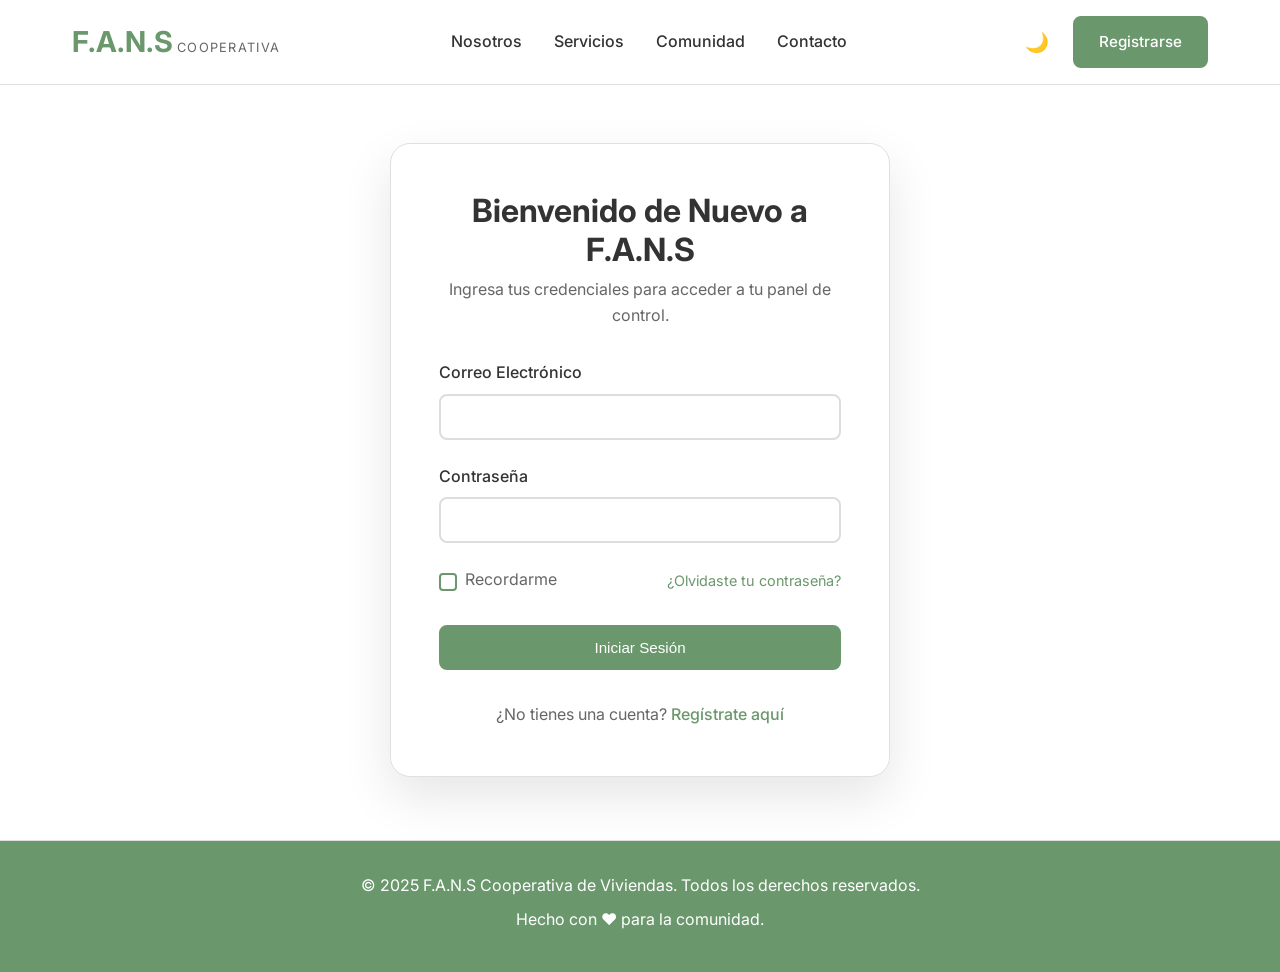
<file: frontend/backoffice.html>
<!DOCTYPE html>
<html lang="es">
<head>
  <meta charset="UTF-8" />
  <meta name="viewport" content="width=device-width, initial-scale=1.0"/>
  <title>Backoffice Admin - F.A.N.S Cooperativa</title>
  <link rel="stylesheet" href="assets/css/style.css"/>
  <link rel="stylesheet" href="assets/css/dark-mode.css"/>
  <link href="https://fonts.googleapis.com/css2?family=Inter:wght@300;400;500;600;700&display=swap" rel="stylesheet"/>
  <link rel="stylesheet" href="https://cdnjs.cloudflare.com/ajax/libs/font-awesome/6.0.0-beta3/css/all.min.css"/>

  <style>
    .backoffice-section{padding:2rem 0;margin-top:80px;min-height:calc(100vh - 140px);background-color:var(--background-color)}
    .backoffice-title{font-size:2rem;font-weight:700;margin:0 0 1rem;color:var(--primary-color)}
    .filters-bar{display:flex;gap:1rem;align-items:center;flex-wrap:wrap;margin-bottom:1rem}
    .user-list{list-style:none;padding:0;margin:0}
    .user-item{display:flex;justify-content:space-between;align-items:center;background:var(--section-bg-secondary);padding:1rem 1.2rem;margin:.6rem 0;border:1px solid var(--border-color);border-radius:10px}
    .user-details{display:flex;flex-direction:column;gap:.2rem}
    .user-name{font-weight:600}
    .muted{opacity:.8;font-style:italic}
    .btn-approve{background:var(--primary-color);color:#fff;border:0;border-radius:8px;padding:.5rem .9rem;cursor:pointer}
    .btn-secondary{background:transparent;border:1px solid var(--border-color);border-radius:8px;padding:.5rem .9rem}
  </style>
</head>
<body class="light-mode">
  <header class="header" id="header">
    <div class="container">
      <div class="nav-brand">
        <div class="logo">
          <a href="index.html" class="logo-link">
            <span class="logo-text">F.A.N.S</span>
            <span class="logo-subtitle">Admin</span>
          </a>
        </div>
      </div>
      <nav class="navigation">
        <ul class="nav-list">
          <li><a href="index.html" class="nav-link">Ir a la Web</a></li>
        </ul>
      </nav>
      <div class="header-actions">
        <button class="theme-toggle" id="themeToggle" aria-label="Cambiar tema"><span class="theme-icon">🌙</span></button>
      </div>
      <button class="mobile-menu-toggle" id="mobileMenuToggle"><span></span><span></span><span></span></button>
    </div>
  </header>

  <!-- Usuarios pendientes -->
  <section class="backoffice-section">
    <div class="container">
      <h2 class="backoffice-title">Aprobación de Usuarios Pendientes</h2>
      <p id="usersLoading" class="muted">Cargando usuarios pendientes...</p>
      <ul class="user-list" id="pendingUsersList"></ul>
    </div>
  </section>

  <!-- Comprobantes (con filtros + aprobar) -->
  <section class="backoffice-section">
    <div class="container">
      <div class="filters-bar">
        <h2 class="backoffice-title" style="margin-right:auto;">Comprobantes</h2>

        <label for="estadoFiltro">Estado</label>
        <select id="estadoFiltro">
          <option value="Todos" selected>Todos</option>
          <option value="Pendiente">Pendiente</option>
          <option value="Aprobado">Aprobado</option>
        </select>

        <label for="residenteFiltro">Residente (ID)</label>
        <input type="number" id="residenteFiltro" min="1" placeholder="Opcional" style="width:120px;"/>

        <button id="aplicarFiltros" class="btn btn-outline">Aplicar</button>
      </div>

      <ul class="user-list" id="receiptsList"></ul>
    </div>
  </section>

  <footer class="footer">
    <div class="container">
      <div class="footer-content">
        <p class="footer-text">© 2025 F.A.N.S Cooperativa de Viviendas. Todos los derechos reservados.</p>
        <p class="footer-text">Panel de Administración.</p>
      </div>
    </div>
  </footer>

  <script src="js/main.js"></script>
  <script src="js/dark-mode.js"></script>
  <script src="js/auth.js"></script>
  <script src="js/backoffice.js"></script>
</body>
</html>
</file>
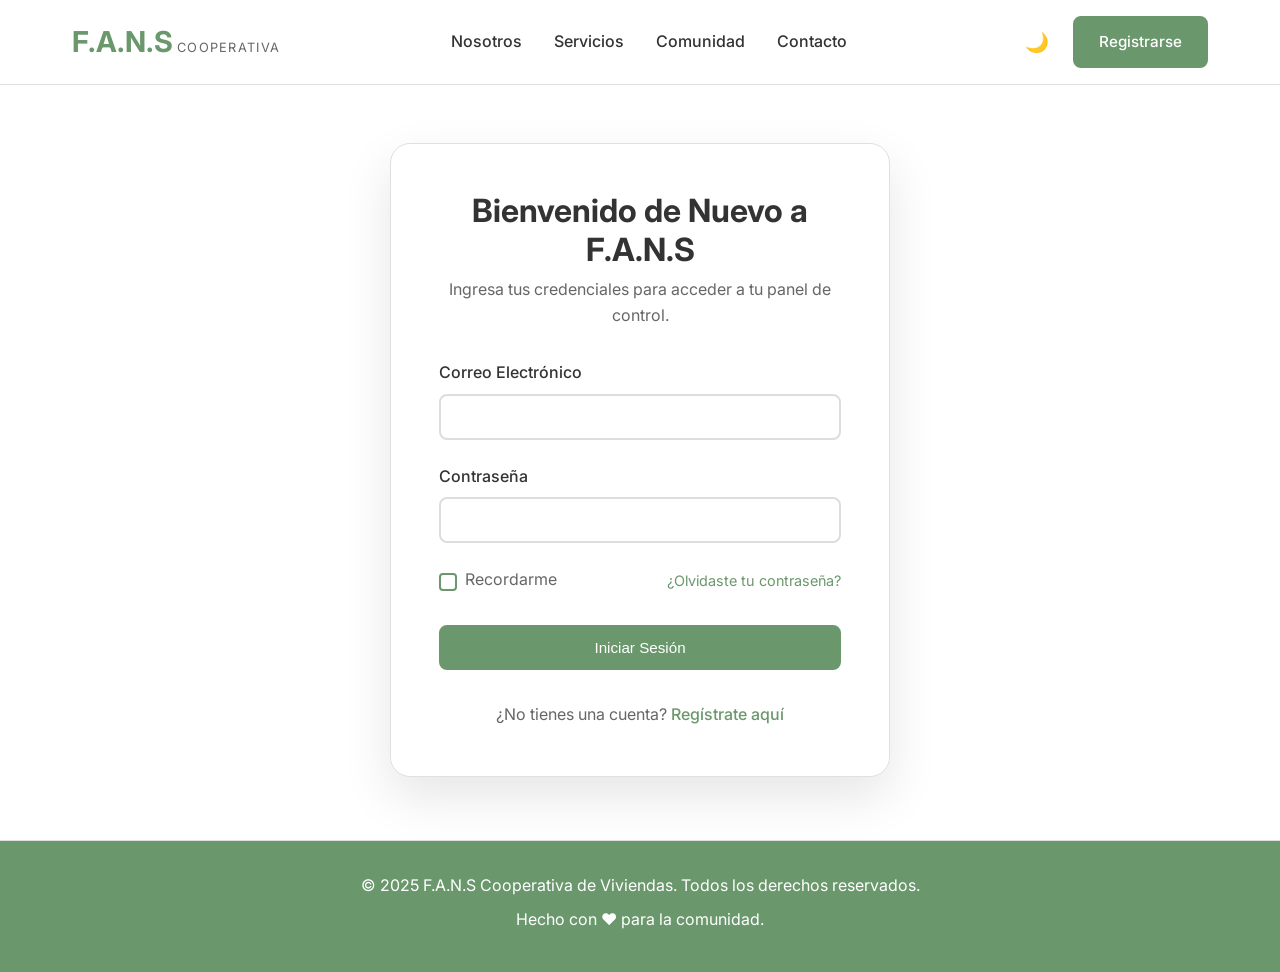
<file: frontend/dashboard.html>
<!DOCTYPE html>
<html lang="es">

<head>
    <meta charset="UTF-8">
    <meta name="viewport" content="width=device-width, initial-scale=1.0">
    <title>Panel de Usuario - F.A.N.S Cooperativa</title>
    <link rel="stylesheet" href="assets/css/style.css">
    <link rel="stylesheet" href="assets/css/dark-mode.css">
    <link href="https://fonts.googleapis.com/css2?family=Inter:wght@300;400;500;600;700&display=swap" rel="stylesheet">
</head>

<body class="light-mode">
    <header class="header" id="header">
        <div class="container">
            <div class="nav-brand">
                <div class="logo">
                    <a href="index.html" class="logo-link">
                        <span class="logo-text">F.A.N.S</span>
                        <span class="logo-subtitle">Cooperativa</span>
                    </a>
                </div>
            </div>
            <nav class="navigation">
                <ul class="nav-list">
                    <li><a href="index.html#nosotros" class="nav-link">Nosotros</a></li>
                    <li><a href="index.html#servicios" class="nav-link">Servicios</a></li>
                    <li><a href="index.html#comunidad" class="nav-link">Comunidad</a></li>
                    <li><a href="index.html#contacto" class="nav-link">Contacto</a></li>
                </ul>
            </nav>
            <div class="header-actions">
                <button class="theme-toggle" id="themeToggle" aria-label="Cambiar tema">
                    <span class="theme-icon">🌙</span>
                </button>
                <span class="user-welcome">Hola, <span id="userNameHeader">Usuario</span></span>
                <button class="btn btn-outline" id="logoutBtn">Cerrar Sesión</button>
            </div>
            <button class="mobile-menu-toggle" id="mobileMenuToggle">
                <span></span>
                <span></span>
                <span></span>
            </button>
        </div>
    </header>

    <section class="dashboard-section">
        <div class="container">
            <div class="dashboard-header">
                <h1 class="dashboard-title">Bienvenido, <span id="dashboardUserName">Usuario</span>!</h1>
                <p class="dashboard-subtitle">Gestiona tu cuenta y accede a todos los servicios de la cooperativa.</p>
            </div>

            <div class="dashboard-content">
                <div class="profile-card animate-on-scroll">
                    <h2 class="card-title">Tus Datos Personales</h2>
                    <div class="profile-info">
                        <div class="info-row">
                            <div class="info-item">
                                <span class="info-label">Nombre Completo:</span>
                                <span class="info-value" id="fullName"></span>
                            </div>
                            <div class="info-item">
                                <span class="info-label">Correo Electrónico:</span>
                                <span class="info-value" id="userEmail"></span>
                            </div>
                        </div>
                        <div class="info-row">
                            <div class="info-item">
                                <span class="info-label">Cédula:</span>
                                <span class="info-value" id="userCedula"></span>
                            </div>
                            <div class="info-item">
                                <span class="info-label">Teléfono:</span>
                                <span class="info-value" id="userTelefono"></span>
                            </div>
                        </div>
                        <div class="info-row">
                            <div class="info-item">
                                
                            </div>
                            <div class="info-item">
                                <span class="info-label">Estado de Cuenta:</span>
                                <span class="info-value" id="accountStatus"></span>
                            </div>
                        </div>
                    </div>
                    
                </div>

                <div class="quick-actions-card animate-on-scroll">
                    <h2 class="card-title">Acciones Rápidas</h2>
                    <div class="quick-actions-grid">
                        <div class="quick-action-item">
                            <div class="action-icon">💳</div>
                            <h3 class="action-title">Ver Mis Pagos</h3>
                            <p class="action-description">Consulta tu historial de pagos y próximos vencimientos.</p>
                            <button class="btn btn-primary btn-small">Acceder</button>
                        </div>
                        <div class="quick-action-item">
                            <div class="action-icon">🛠️</div>
                            <h3 class="action-title">Enviar Reclamo</h3>
                            <p class="action-description">Reporta incidencias o envía sugerencias a la administración.</p>
                            <button class="btn btn-primary btn-small">Acceder</button>
                        </div>
                        <div class="quick-action-item">
                            <div class="action-icon">📢</div>
                            <h3 class="action-title">Ver Comunicados</h3>
                            <p class="action-description">Mantente al día con las últimas noticias de la cooperativa.</p>
                            <button class="btn btn-primary btn-small">Acceder</button>
                        </div>
                    </div>
                </div>

                <div class="activity-card animate-on-scroll">
                    <h2 class="card-title">Actividad Reciente</h2>
                    <div class="activity-list">
                        <div class="activity-item">
                            <div class="activity-icon">💳</div>
                            <div class="activity-content">
                                <h4 class="activity-title">Pago Procesado</h4>
                                <p class="activity-description">Tu pago mensual de Enero 2025 fue procesado exitosamente.</p>
                                <span class="activity-date">Hace 2 días</span>
                            </div>
                        </div>
                        <div class="activity-item">
                            <div class="activity-icon">📢</div>
                            <div class="activity-content">
                                <h4 class="activity-title">Nuevo Comunicado</h4>
                                <p class="activity-description">Se publicó información sobre el mantenimiento del ascensor.</p>
                                <span class="activity-date">Hace 5 días</span>
                            </div>
                        </div>
                        <div class="activity-item">
                            <div class="activity-icon">🏛️</div>
                            <div class="activity-content">
                                <h4 class="activity-title">Reserva Confirmada</h4>
                                <p class="activity-description">Tu reserva del salón de eventos para el 20 de Enero fue confirmada.</p>
                                <span class="activity-date">Hace 1 semana</span>
                            </div>
                        </div>
                    </div>
                </div>
            </div>
        </div>
    </section>
        <!-- === Registro de Horas === -->
    <section class="section" id="horas">
        <div class="container">
            <h2 class="section-title">Registro de Horas</h2>
            <form id="formHoras" class="form">
                <div class="form-group">
                    <label for="horaFecha">Fecha</label>
                    <input type="date" id="horaFecha" required>
                </div>
                <div class="form-group">
                    <label for="horaCantidad">Cantidad (hs)</label>
                    <input type="number" step="0.5" min="0" id="horaCantidad" placeholder="5.0" required>
                </div>
                <div class="form-group">
                    <label for="horaDesc">Descripción</label>
                    <input type="text" id="horaDesc" placeholder="Ej: Jornada de limpieza">
                </div>
                <button type="submit" class="btn">Registrar</button>
            </form>
            <div id="listaHoras" class="card-list" style="margin-top:1rem;"></div>
        </div>
    </section>

    <!-- === Comprobantes de Pago === -->
    <section class="section" id="comprobantes">
        <div class="container">
            <h2 class="section-title">Comprobantes de Pago</h2>
            <form id="formComprobante" class="form" enctype="multipart/form-data">
                <div class="form-group">
                    <label for="compTipo">Tipo</label>
                    <input type="text" id="compTipo" placeholder="Recibo, Factura..." required>
                </div>
                <div class="form-group">
                    <label for="compFecha">Fecha</label>
                    <input type="date" id="compFecha" required>
                </div>
                <div class="form-group">
                    <label for="compMonto">Monto (opcional)</label>
                    <input type="number" step="0.01" id="compMonto">
                </div>
                <div class="form-group">
                    <label for="compArchivo">Archivo (PDF/JPG/PNG)</label>
                    <input type="file" id="compArchivo" accept=".pdf,.jpg,.jpeg,.png" required>
                </div>
                <button type="submit" class="btn">Subir comprobante</button>
            </form>
            <div id="listaComprobantes" class="card-list" style="margin-top:1rem;"></div>
        </div>
    </section>


    <footer class="footer">
        <div class="container">
            <div class="footer-content">
                <p class="footer-text">© 2025 F.A.N.S Cooperativa de Viviendas. Todos los derechos reservados.</p>
                <p class="footer-text">Hecho con ❤️ para la comunidad.</p>
            </div>
        </div>
    </footer>

    <script src="js/main.js"></script>
    <script src="js/dark-mode.js"></script>
    <script src="js/auth.js"></script>
    <script src="js/hours.js"></script>
    <script src="js/receipts.js"></script>
</body>

</html>
</file>
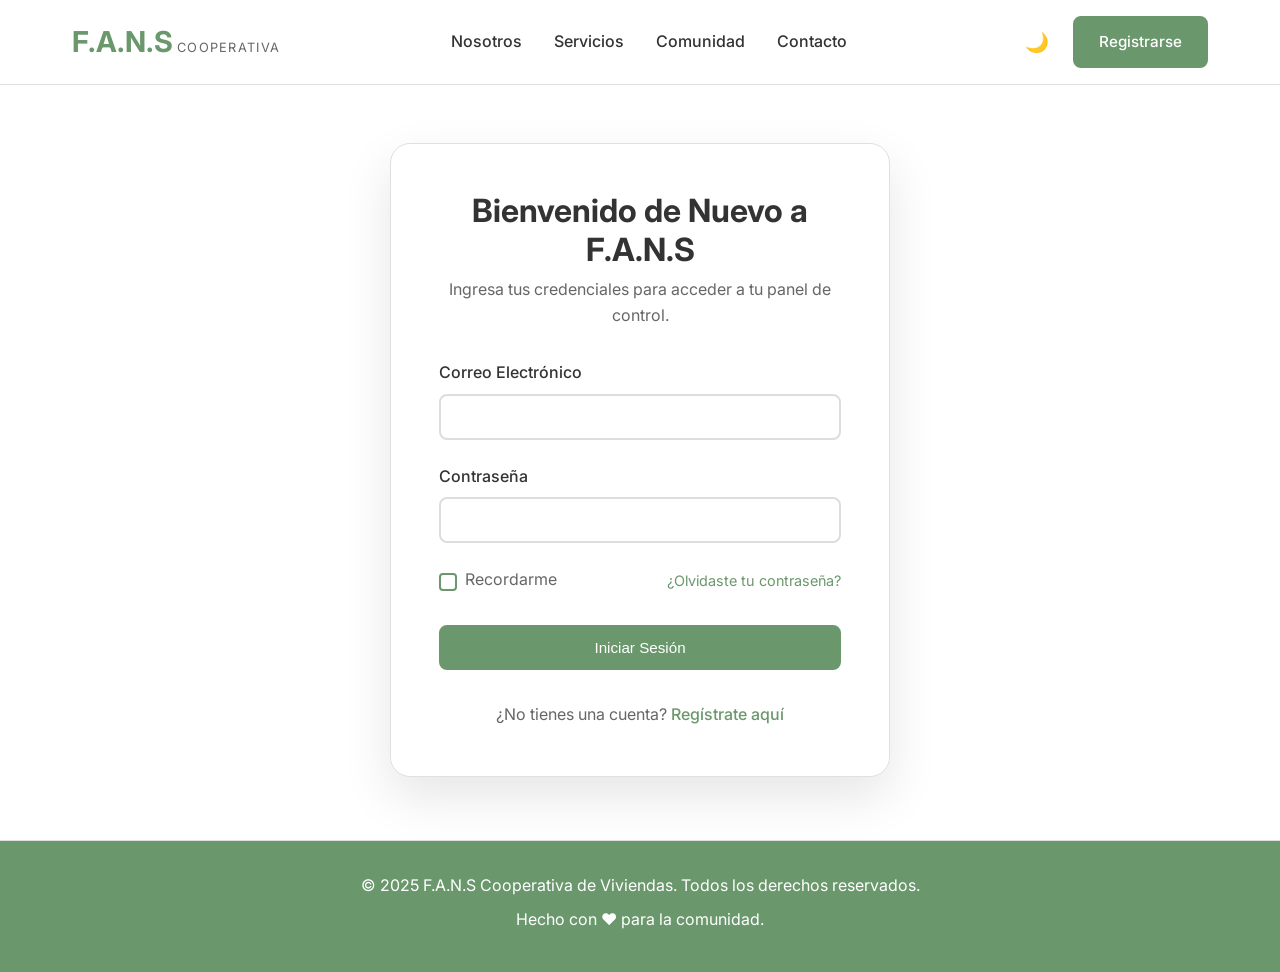
<file: frontend/login.html>
<!DOCTYPE html>
<html lang="es">

<head>
    <meta charset="UTF-8">
    <meta name="viewport" content="width=device-width, initial-scale=1.0">
    <title>Iniciar Sesión - F.A.N.S Cooperativa</title>
    <link rel="stylesheet" href="assets/css/style.css">
    <link rel="stylesheet" href="assets/css/dark-mode.css">
    <link href="https://fonts.googleapis.com/css2?family=Inter:wght@300;400;500;600;700&display=swap" rel="stylesheet">
</head>

<body class="light-mode">
    <header class="header" id="header">
        <div class="container">
            <div class="nav-brand">
                <div class="logo">
                    <a href="index.html" class="logo-link">
                        <span class="logo-text">F.A.N.S</span>
                        <span class="logo-subtitle">Cooperativa</span>
                    </a>
                </div>
            </div>
            <nav class="navigation">
                <ul class="nav-list">
                    <li><a href="index.html#nosotros" class="nav-link">Nosotros</a></li>
                    <li><a href="index.html#servicios" class="nav-link">Servicios</a></li>
                    <li><a href="index.html#comunidad" class="nav-link">Comunidad</a></li>
                    <li><a href="index.html#contacto" class="nav-link">Contacto</a></li>
                </ul>
            </nav>
            <div class="header-actions">
                <button class="theme-toggle" id="themeToggle" aria-label="Cambiar tema">
                    <span class="theme-icon">🌙</span>
                </button>
                <a href="register.html" class="btn btn-primary">Registrarse</a>
            </div>
            <button class="mobile-menu-toggle" id="mobileMenuToggle">
                <span></span>
                <span></span>
                <span></span>
            </button>
        </div>
    </header>

    <section class="auth-section">
        <div class="container">
            <div class="auth-container">
                <div class="auth-content">
                    <h1 class="auth-title">Bienvenido de Nuevo a F.A.N.S</h1>
                    <p class="auth-subtitle">Ingresa tus credenciales para acceder a tu panel de control.</p>
                    
                    <form class="auth-form" id="loginForm">
                        <div class="form-group">
                            <label for="loginEmail" class="form-label">Correo Electrónico</label>
                            <input type="email" id="loginEmail" name="correo" class="form-input" required>
                        </div>
                        
                        <div class="form-group">
                            <label for="loginPassword" class="form-label">Contraseña</label>
                            <input type="password" id="loginPassword" name="password" class="form-input" required>
                        </div>
                        
                        <div class="form-options">
                            <label class="checkbox-label">
                                <input type="checkbox" id="remember" name="remember">
                                <span class="checkmark"></span>
                                Recordarme
                            </label>
                            <a href="#" class="forgot-password">¿Olvidaste tu contraseña?</a>
                        </div>
                        
                        <button type="submit" class="btn btn-primary btn-full">Iniciar Sesión</button>
                        <p id="loginMessage" class="message"></p>
                    </form>
                    
                    <div class="auth-footer">
                        <p>¿No tienes una cuenta? <a href="register.html" class="auth-link">Regístrate aquí</a></p>
                    </div>
                </div>
            </div>
        </div>
    </section>

    <footer class="footer">
        <div class="container">
            <div class="footer-content">
                <p class="footer-text">© 2025 F.A.N.S Cooperativa de Viviendas. Todos los derechos reservados.</p>
                <p class="footer-text">Hecho con ❤️ para la comunidad.</p>
            </div>
        </div>
    </footer>

    <script src="js/main.js"></script>
    <script src="js/dark-mode.js"></script>
    <script src="js/auth.js"></script>
</body>

</html>
</file>
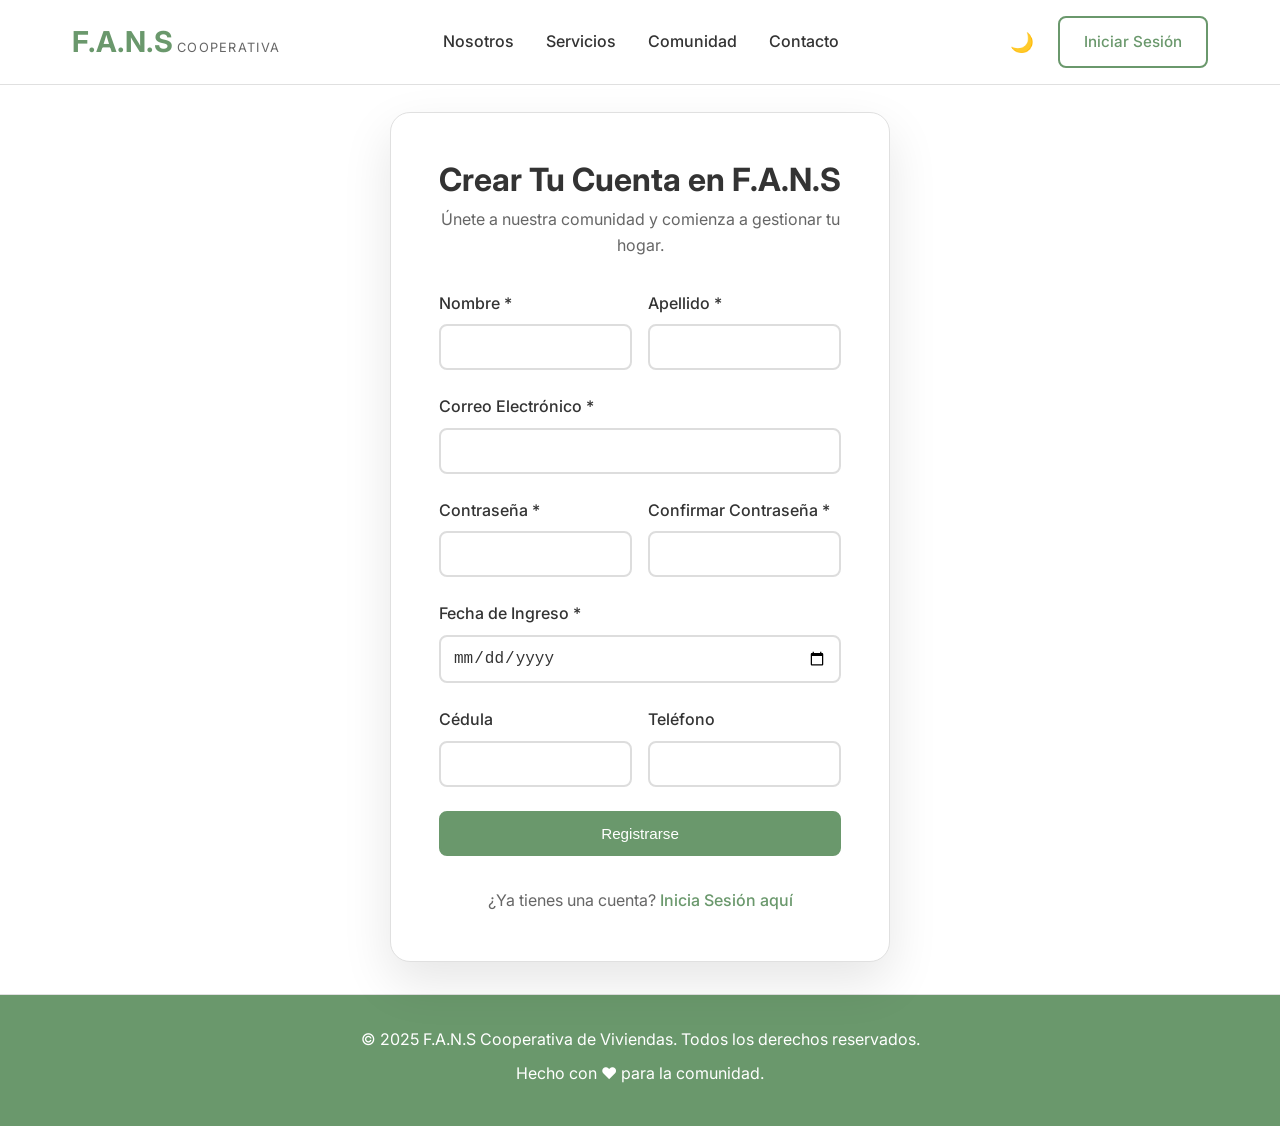
<file: frontend/register.html>
<!DOCTYPE html>
<html lang="es">

<head>
    <meta charset="UTF-8">
    <meta name="viewport" content="width=device-width, initial-scale=1.0">
    <title>Registro - F.A.N.S Cooperativa</title>
    <link rel="stylesheet" href="assets/css/style.css">
    <link rel="stylesheet" href="assets/css/dark-mode.css">
    <link href="https://fonts.googleapis.com/css2?family=Inter:wght@300;400;500;600;700&display=swap" rel="stylesheet">
</head>

<body class="light-mode">
    <header class="header" id="header">
        <div class="container">
            <div class="nav-brand">
                <div class="logo">
                    <a href="index.html" class="logo-link">
                        <span class="logo-text">F.A.N.S</span>
                        <span class="logo-subtitle">Cooperativa</span>
                    </a>
                </div>
            </div>
            <nav class="navigation">
                <ul class="nav-list">
                    <li><a href="index.html#nosotros" class="nav-link">Nosotros</a></li>
                    <li><a href="index.html#servicios" class="nav-link">Servicios</a></li>
                    <li><a href="index.html#comunidad" class="nav-link">Comunidad</a></li>
                    <li><a href="index.html#contacto" class="nav-link">Contacto</a></li>
                </ul>
            </nav>
            <div class="header-actions">
                <button class="theme-toggle" id="themeToggle" aria-label="Cambiar tema">
                    <span class="theme-icon">🌙</span>
                </button>
                <a href="login.html" class="btn btn-outline">Iniciar Sesión</a>
            </div>
            <button class="mobile-menu-toggle" id="mobileMenuToggle">
                <span></span>
                <span></span>
                <span></span>
            </button>
        </div>
    </header>

    <section class="auth-section">
        <div class="container">
            <div class="auth-container">
                <div class="auth-content">
                    <h1 class="auth-title">Crear Tu Cuenta en F.A.N.S</h1>
                    <p class="auth-subtitle">Únete a nuestra comunidad y comienza a gestionar tu hogar.</p>
                    
                    <form class="auth-form" id="registerForm">
                        <div class="form-row">
                            <div class="form-group">
                                <label for="nombre" class="form-label">Nombre *</label>
                                <input type="text" id="nombre" name="nombre" class="form-input" required>
                            </div>
                            <div class="form-group">
                                <label for="apellido" class="form-label">Apellido *</label>
                                <input type="text" id="apellido" name="apellido" class="form-input" required>
                            </div>
                        </div>
                        
                        <div class="form-group">
                            <label for="correo" class="form-label">Correo Electrónico *</label>
                            <input type="email" id="correo" name="correo" class="form-input" required>
                        </div>
                        
                        <div class="form-row">
                            <div class="form-group">
                                <label for="password" class="form-label">Contraseña *</label>
                                <input type="password" id="password" name="password" class="form-input" required>
                            </div>
                            <div class="form-group">
                                <label for="confirm_password" class="form-label">Confirmar Contraseña *</label>
                                <input type="password" id="confirm_password" name="confirm_password" class="form-input" required>
                            </div>
                        </div>
                        
                        <div class="form-group">
                            <label for="fecha_ingreso" class="form-label">Fecha de Ingreso *</label>
                            <input type="date" id="fecha_ingreso" name="fecha_ingreso" class="form-input" required>
                        </div>
                        
                        <div class="form-row">
                            <div class="form-group">
                                <label for="cedula" class="form-label">Cédula</label>
                                <input type="text" id="cedula" name="cedula" class="form-input">
                            </div>
                            <div class="form-group">
                                <label for="telefono" class="form-label">Teléfono</label>
                                <input type="tel" id="telefono" name="telefono" class="form-input">
                            </div>
                        </div>
                        
                        <button type="submit" class="btn btn-primary btn-full">Registrarse</button>
                        <p id="registerMessage" class="message"></p>
                    </form>
                    
                    <div class="auth-footer">
                        <p>¿Ya tienes una cuenta? <a href="login.html" class="auth-link">Inicia Sesión aquí</a></p>
                    </div>
                </div>
            </div>
        </div>
    </section>

    <footer class="footer">
        <div class="container">
            <div class="footer-content">
                <p class="footer-text">© 2025 F.A.N.S Cooperativa de Viviendas. Todos los derechos reservados.</p>
                <p class="footer-text">Hecho con ❤️ para la comunidad.</p>
            </div>
        </div>
    </footer>

    <script src="js/main.js"></script>
    <script src="js/dark-mode.js"></script>
    <script src="js/auth.js"></script>
</body>

</html>
</file>
<file: frontend/assets/css/style.css>
/* frontend/assets/css/style.css */

/* Reset and Base Styles */
* {
    margin: 0;
    padding: 0;
    box-sizing: border-box;
}

html {
    scroll-behavior: smooth;
}

body {
    font-family: 'Inter', -apple-system, BlinkMacSystemFont, 'Segoe UI', Roboto, sans-serif;
    line-height: 1.6;
    color: var(--text-color);
    background-color: var(--background-color);
    transition: background-color 0.4s ease, color 0.4s ease; /* Transición más suave */
    overflow-x: hidden; /* Evita scroll horizontal */
}

/* CSS Variables for Light Mode */
.light-mode {
    --primary-color: #6a986c; /* TU Verde Pasto: un tono ligeramente más oscuro y elegante */
    --secondary-color: #A3E7B2; /* TU Verde Claro: para acentos y elementos destacados */
    --white: #FFFFFF;
    --light-grey: #F8F8F8; /* Fondo sutil para secciones alternas */
    --dark-text: #333333; /* Texto principal oscuro */
    --medium-text: #666666; /* Texto secundario oscuro */
    --border-color: #E0E0E0; /* Bordes sutiles */
    --shadow-color: rgba(0, 0, 0, 0.1); /* Sombra estándar */
    --overlay-color: rgba(0, 0, 0, 0.6); /* Overlay para video hero */

    /* Header specific vars */
    --header-bg: rgba(255, 255, 255, 0.95);
    --header-shadow: 0 4px 12px rgba(0, 0, 0, 0.08);
    --header-bg-scrolled: rgba(255, 255, 255, 0.98); /* Fondo del header al scroll */
    --header-shadow-scrolled: 0 2px 20px rgba(0, 0, 0, 0.1); /* Sombra del header al scroll */

    /* Section backgrounds */
    --section-bg-primary: var(--white);
    --section-bg-secondary: var(--light-grey);

    /* Card and form backgrounds */
    --card-bg: var(--white);
    --card-shadow: 0 8px 20px rgba(0, 0, 0, 0.08);

    /* Input fields */
    --input-bg: var(--white);
    --input-border: #DDD;

    /* Footer */
    --footer-bg: var(--primary-color);
    --footer-text-color: var(--white);
    --social-link-color: var(--dark-text); /* Color de los enlaces sociales en light mode */
}


/* Container */
.container {
    max-width: 1200px;
    margin: 0 auto;
    padding: 0 2rem;
}

/* Typography */
h1, h2, h3, h4, h5, h6 {
    font-family: 'Inter', sans-serif;
    color: var(--primary-color); /* Títulos en verde pasto */
    line-height: 1.2;
    margin-bottom: 20px;
}

.hero-title {
    font-size: 4.5em; /* Grande y impactante */
    font-weight: 700;
    color: var(--white); /* Título hero siempre blanco */
    text-shadow: 0 3px 10px rgba(0, 0, 0, 0.5);
}

.hero-subtitle {
    font-size: 1.5em;
    font-weight: 400;
    color: var(--white); /* Subtítulo hero siempre blanco */
    text-shadow: 0 2px 8px rgba(0, 0, 0, 0.4);
    margin-bottom: 40px;
}

.section-title {
    font-size: 2.8em;
    font-weight: 700;
    text-align: center;
    position: relative;
    padding-bottom: 15px;
    margin-bottom: 40px;
    color: var(--dark-text); /* Títulos de sección en texto oscuro por defecto */
}

.section-title::after {
    content: '';
    display: block;
    width: 80px;
    height: 4px;
    background-color: var(--secondary-green); /* Línea bajo título en verde claro */
    margin: 15px auto 0;
    border-radius: 2px;
}

.section-text {
    font-size: 1.1em;
    margin-bottom: 1.5em;
    color: var(--medium-text); /* Texto de sección en gris medio */
    line-height: 1.8;
}

.text-center {
    text-align: center;
}

/* Buttons */
.btn {
    display: inline-block;
    padding: 0.75rem 1.5rem;
    border: none;
    border-radius: 8px;
    text-decoration: none;
    font-weight: 500;
    transition: all 0.3s ease;
    cursor: pointer;
    text-align: center;
    font-size: 0.95rem;
}

.btn-primary {
    background-color: var(--primary-color);
    color: var(--white);
    border: 2px solid var(--primary-color);
}

.btn-primary:hover {
    background-color: var(--secondary-color); /* Hover a verde claro */
    border-color: var(--secondary-color);
    transform: translateY(-2px);
    box-shadow: 0 8px 25px rgba(76, 175, 80, 0.3);
}

.btn-outline {
    background-color: transparent;
    color: var(--primary-color);
    border: 2px solid var(--primary-color);
}

.btn-outline:hover {
    background-color: var(--primary-color);
    color: var(--white);
    transform: translateY(-2px);
    box-shadow: 0 8px 25px rgba(76, 175, 80, 0.3);
}

.btn-large {
    padding: 1rem 2rem;
    font-size: 1.1rem;
}

.btn-full {
    width: 100%;
}

.btn-small {
    padding: 0.5rem 1rem;
    font-size: 0.9rem;
}

/* Header */
.header {
    position: fixed;
    top: 0;
    left: 0;
    right: 0;
    background: var(--header-bg);
    backdrop-filter: blur(10px);
    border-bottom: 1px solid var(--border-color);
    z-index: 1000;
    transition: all 0.3s ease;
    padding: 1rem 0;
}

.header.scrolled {
    padding: 0.5rem 0;
    background: var(--header-bg-scrolled);
    box-shadow: var(--header-shadow-scrolled);
}


.header .container {
    display: flex;
    justify-content: space-between;
    align-items: center;
}

.logo {
    display: flex;
    flex-direction: column;
    line-height: 1;
}

.logo-link {
    text-decoration: none;
    color: inherit;
}

.logo-text {
    font-size: 1.8rem;
    font-weight: 700;
    color: var(--primary-color);
}

.logo-subtitle {
    font-size: 0.8rem;
    color: var(--medium-text);
    text-transform: uppercase;
    letter-spacing: 0.1em;
}

.navigation {
    display: flex;
    align-items: center;
}

.nav-list {
    display: flex;
    list-style: none;
    gap: 2rem;
    margin: 0;
}

.nav-link {
    text-decoration: none;
    color: var(--dark-text);
    font-weight: 500;
    transition: color 0.3s ease;
    position: relative;
}

.nav-link:hover {
    color: var(--primary-color);
}

.nav-link::after {
    content: '';
    position: absolute;
    bottom: -5px;
    left: 0;
    width: 0;
    height: 2px;
    background-color: var(--primary-color);
    transition: width 0.3s ease;
}

.nav-link:hover::after {
    width: 100%;
}

.header-actions {
    display: flex;
    align-items: center;
    gap: 1rem;
}

.theme-toggle {
    background: none;
    border: none;
    font-size: 1.2rem;
    cursor: pointer;
    padding: 0.5rem;
    border-radius: 50%;
    transition: background-color 0.3s ease;
    color: var(--dark-text); /* Color del icono */
}

.theme-toggle:hover {
    background-color: var(--border-color);
}

.mobile-menu-toggle {
    display: none; /* Hidden by default, shown in mobile */
    flex-direction: column;
    background: none;
    border: none;
    cursor: pointer;
    gap: 4px;
    z-index: 1001;
}

.mobile-menu-toggle span {
    display: block;
    width: 25px;
    height: 3px;
    background-color: var(--dark-text);
    margin-bottom: 5px;
    transition: all 0.3s ease;
}

.mobile-menu-toggle span:last-child {
    margin-bottom: 0;
}


/* Hero Section */
.hero {
    position: relative;
    height: 100vh;
    display: flex;
    align-items: center;
    justify-content: center;
    text-align: center;
    overflow: hidden;
    padding-top: 80px; /* Adjust for fixed header */
}

.hero-video {
    position: absolute;
    top: 0;
    left: 0;
    width: 100%;
    height: 100%;
    z-index: -2;
}

.hero-video video {
    width: 100%;
    height: 100%;
    object-fit: cover;
    filter: brightness(0.8); /* Slightly darker video */
}

.hero-overlay {
    position: absolute;
    top: 0;
    left: 0;
    width: 100%;
    height: 100%;
    background: var(--overlay-color);
    z-index: -1;
}

.hero-content {
    position: relative;
    z-index: 1;
    max-width: 900px;
    padding: 0 20px;
}


/* Sections */
.section {
    padding: 6rem 0;
    background-color: var(--section-bg-primary);
    transition: background-color 0.4s ease, color 0.4s ease;
}

.section-alt {
    background-color: var(--section-bg-secondary);
}

.section-content {
    display: grid;
    grid-template-columns: 1fr 1fr;
    gap: 4rem;
    align-items: center;
    margin-top: 60px; /* Separación del título si no es hero */
}

.section-content.reverse {
    flex-direction: row-reverse;
}



.text-content {
    flex: 1;
    text-align: left;
}

.image-content {
    flex: 1;
    display: flex;
    justify-content: center;
    align-items: center;
}

.section-image {
    max-width: 100%;
    height: 400px; /* Altura fija para consistencia */
    object-fit: cover;
    border-radius: 15px;
    box-shadow: 0 20px 40px var(--shadow-color);
}

/* Services Grid */
.services-grid {
    display: grid;
    grid-template-columns: repeat(auto-fit, minmax(320px, 1fr));
    gap: 2rem;
    margin-top: 3rem;
}

.service-card {
    background: var(--card-bg);
    padding: 2rem;
    border-radius: 15px;
    box-shadow: 0 10px 30px var(--shadow-color);
    transition: all 0.3s ease;
    border: 1px solid var(--border-color);
}

.service-card:hover {
    transform: translateY(-10px);
    box-shadow: 0 20px 50px var(--shadow-color);
    border-color: var(--primary-color);
}

.service-icon {
    font-size: 3rem;
    margin-bottom: 1rem;
    color: var(--primary-color);
}

.service-title {
    font-size: 1.3rem;
    font-weight: 600;
    margin-bottom: 1rem;
    color: var(--dark-text);
}

.service-description {
    color: var(--medium-text);
    line-height: 1.6;
}

/* Contact Section */
.contact-content {
    display: grid;
    grid-template-columns: 1fr 1fr;
    gap: 4rem;
    margin-top: 3rem;
}


.contact-item {
    display: flex;
    align-items: flex-start;
    gap: 1rem;
    margin-bottom: 2rem;
}

.contact-icon {
    font-size: 1.5rem;
    margin-top: 0.25rem;
    color: var(--primary-color);
}

.contact-details h3 {
    font-size: 1.1rem;
    font-weight: 600;
    margin-bottom: 0.5rem;
    color: var(--dark-text);
}

.contact-details p {
    color: var(--medium-text);
}

.social-links {
    display: flex;
    gap: 1rem;
}

.social-link {
    color: var(--primary-color);
    text-decoration: none;
    font-weight: 500;
    transition: color 0.3s ease;
}

.social-link:hover {
    color: var(--secondary-green);
}

/* Forms (General) */
.form {
    background: var(--card-bg);
    padding: 2rem;
    border-radius: 15px;
    box-shadow: 0 10px 30px var(--shadow-color);
    border: 1px solid var(--border-color);
}

.form-group {
    margin-bottom: 1.5rem;
}

.form-row {
    display: grid;
    grid-template-columns: 1fr 1fr;
    gap: 1rem;
}

.form-label {
    display: block;
    margin-bottom: 0.5rem;
    font-weight: 500;
    color: var(--dark-text);
}

.form-input,
.form-textarea {
    width: 100%;
    padding: 0.75rem;
    border: 2px solid var(--input-border);
    border-radius: 8px;
    font-size: 1rem;
    transition: border-color 0.3s ease;
    background-color: var(--input-bg);
    color: var(--dark-text);
}

.form-input:focus,
.form-textarea:focus {
    outline: none;
    border-color: var(--primary-color);
    box-shadow: 0 0 0 3px rgba(76, 175, 80, 0.2);
}

/* Auth Pages (Login/Register) */
.auth-section {
    min-height: calc(100vh - 140px); /* Ajustado para footer */
    display: flex;
    align-items: center;
    padding: 2rem 0;
    margin-top: 80px; /* Para el header fijo */
}

.auth-container {
    max-width: 500px;
    margin: 0 auto;
}

.auth-content {
    background: var(--card-bg);
    padding: 3rem;
    border-radius: 20px;
    box-shadow: 0 20px 50px var(--shadow-color);
    border: 1px solid var(--border-color);
}

.auth-title {
    font-size: 2rem;
    font-weight: 700;
    text-align: center;
    margin-bottom: 0.5rem;
    color: var(--dark-text);
}

.auth-subtitle {
    text-align: center;
    color: var(--medium-text);
    margin-bottom: 2rem;
}

.auth-form {
    margin-bottom: 2rem;
}

.form-options {
    display: flex;
    justify-content: space-between;
    align-items: center;
    margin-bottom: 2rem;
}

.checkbox-label {
    display: flex;
    align-items: center;
    cursor: pointer;
    color: var(--medium-text);
}

.checkbox-label input[type="checkbox"] {
    margin-right: 0.5rem;
    /* Estilos personalizados para checkbox */
    -webkit-appearance: none;
    -moz-appearance: none;
    appearance: none;
    width: 18px;
    height: 18px;
    border: 2px solid var(--primary-color);
    border-radius: 4px;
    background-color: var(--input-bg);
    transition: all 0.2s ease;
    position: relative;
    top: 2px;
}

.checkbox-label input[type="checkbox"]:checked {
    background-color: var(--primary-color);
    border-color: var(--primary-color);
}

.checkbox-label input[type="checkbox"]:checked::after {
    content: '✔';
    position: absolute;
    top: 50%;
    left: 50%;
    transform: translate(-50%, -50%);
    color: var(--white);
    font-size: 12px;
}

.forgot-password {
    color: var(--primary-color);
    text-decoration: none;
    font-size: 0.9rem;
}

.forgot-password:hover {
    text-decoration: underline;
}

.auth-footer {
    text-align: center;
    color: var(--medium-text);
    margin-top: 1.5rem;
}

.auth-link {
    color: var(--primary-color);
    text-decoration: none;
    font-weight: 500;
}

.auth-link:hover {
    text-decoration: underline;
}

/* Dashboard */
.dashboard-section {
    padding: 2rem 0;
    margin-top: 80px; /* Para el header fijo */
    min-height: calc(100vh - 140px); /* Ajustado para footer */
    background-color: var(--section-bg-primary);
}

.dashboard-header {
    text-align: center;
    margin-bottom: 3rem;
}

.dashboard-title {
    font-size: 2.5rem;
    font-weight: 700;
    margin-bottom: 0.5rem;
    color: var(--primary-color);
}

.dashboard-subtitle {
    color: var(--medium-text);
    font-size: 1.1rem;
}

.dashboard-content {
    display: grid;
    grid-template-columns: repeat(auto-fit, minmax(300px, 1fr)); /* Responsive grid */
    gap: 2rem;
}

.profile-card,
.quick-actions-card,
.activity-card {
    background: var(--card-bg);
    padding: 2rem;
    border-radius: 15px;
    box-shadow: 0 10px 30px var(--shadow-color);
    border: 1px solid var(--border-color);
}

.card-title {
    font-size: 1.5rem;
    font-weight: 600;
    margin-bottom: 1.5rem;
    color: var(--primary-color);
}

.profile-info {
    margin-bottom: 2rem;
}

.info-row {
    display: grid;
    grid-template-columns: 1fr 1fr;
    gap: 2rem;
    margin-bottom: 1.5rem;
}

.info-item {
    display: flex;
    flex-direction: column;
    gap: 0.25rem;
}

.info-label {
    font-weight: 500;
    color: var(--medium-text);
    font-size: 0.9rem;
}

.info-value {
    color: var(--dark-text);
    font-weight: 500;
}

.status-approved {
    color: var(--primary-color);
    background-color: rgba(76, 175, 80, 0.1);
    padding: 0.25rem 0.75rem;
    border-radius: 20px;
    font-size: 0.85rem;
    width: fit-content;
}

.quick-actions-grid {
    display: grid;
    grid-template-columns: repeat(auto-fit, minmax(200px, 1fr)); /* Ajustado para items más pequeños */
    gap: 1.5rem;
}

.quick-action-item {
    text-align: center;
    padding: 1.5rem;
    border: 1px solid var(--border-color);
    border-radius: 10px;
    transition: all 0.3s ease;
    background-color: var(--input-bg); /* Use input-bg for inner cards */
}

.quick-action-item:hover {
    transform: translateY(-5px);
    box-shadow: 0 10px 25px var(--shadow-color);
    border-color: var(--primary-color);
}

.action-icon {
    font-size: 2rem;
    margin-bottom: 1rem;
    color: var(--primary-color);
}

.action-title {
    font-size: 1.1rem;
    font-weight: 600;
    margin-bottom: 0.5rem;
    color: var(--dark-text);
}

.action-description {
    color: var(--medium-text);
    font-size: 0.9rem;
    margin-bottom: 1rem;
}

.activity-list {
    display: flex;
    flex-direction: column;
    gap: 1rem;
}

.activity-item {
    display: flex;
    align-items: flex-start;
    gap: 1rem;
    padding: 1rem;
    border: 1px solid var(--border-color);
    border-radius: 10px;
    background-color: var(--input-bg); /* Use input-bg for inner cards */
}

.activity-icon {
    font-size: 1.5rem;
    margin-top: 0.25rem;
    color: var(--primary-color);
}

.activity-content {
    flex: 1;
}

.activity-title {
    font-size: 1rem;
    font-weight: 600;
    margin-bottom: 0.25rem;
    color: var(--dark-text);
}

.activity-description {
    color: var(--medium-text);
    font-size: 0.9rem;
    margin-bottom: 0.25rem;
}

.activity-date {
    color: var(--medium-text);
    font-size: 0.8rem;
}

.user-welcome {
    color: var(--dark-text);
    font-weight: 500;
}

/* Footer */
.footer {
    background-color: var(--footer-bg);
    color: var(--footer-text-color);
    padding: 2rem 0;
    border-top: 1px solid var(--border-color); /* Added border for clarity */
}

.footer-content {
    text-align: center;
}

.footer-text {
    color: var(--footer-text-color); /* Adjusted to variable */
    margin-bottom: 0.5rem;
}

/* Animations */
@keyframes fadeInUp {
    from {
        opacity: 0;
        transform: translateY(30px);
    }
    to {
        opacity: 1;
        transform: translateY(0);
    }
}

.animate-on-scroll {
    opacity: 0;
    transform: translateY(30px);
    transition: all 0.8s ease;
}

.animate-on-scroll.is-visible { /* Cambiado de 'animated' a 'is-visible' para consistencia con mi JS */
    opacity: 1;
    transform: translateY(0);
}

/* Notificaciones (ajustado para usar las variables) */
.notification {
    position: fixed;
    top: 100px;
    right: 2rem;
    padding: 1rem 1.5rem;
    border-radius: 8px;
    color: var(--white);
    font-weight: 500;
    z-index: 10000;
    transform: translateX(100%);
    transition: transform 0.3s ease;
    max-width: 300px;
    box-shadow: 0 10px 30px rgba(0, 0, 0, 0.2);
}

.notification-success {
    background-color: var(--primary-color); /* Verde de F.A.N.S */
}

.notification-error {
    background-color: #f44336; /* Rojo de error estándar */
}

.notification-info {
    background-color: #2196F3; /* Azul de info estándar */
}

.notification.show {
    transform: translateX(0);
}


/* Responsive Design */
@media (max-width: 1024px) {
    .container {
        padding: 0 1.5rem;
    }
    
    .hero-title {
        font-size: 3.5em;
    }
    
    .section-content {
        grid-template-columns: 1fr;
        gap: 2rem;
    }
    
    .section-content.reverse {
        flex-direction: column; /* Asegura columna en móviles para ambos */
    }
    
    .section-image {
        max-width: 80%;
    }
    
    .contact-content {
        grid-template-columns: 1fr;
        gap: 2rem;
    }
    
    .services-grid {
        grid-template-columns: repeat(auto-fit, minmax(300px, 1fr));
    }

    .dashboard-content {
        grid-template-columns: 1fr; /* Columna única en tablets */
    }
}

@media (max-width: 768px) {
    .navigation {
        display: none; /* Ocultar nav de escritorio */
        position: fixed; /* Ocultar/mostrar con JS para menú móvil */
        top: 80px; /* Debajo del header */
        left: 0;
        right: 0;
        background: var(--header-bg); /* Fondo del menú móvil */
        border-top: 1px solid var(--border-color);
        box-shadow: 0 5px 15px var(--shadow-color);
        transform: translateY(-100%);
        opacity: 0;
        visibility: hidden;
        transition: all 0.3s ease;
    }
    
    .navigation.active {
        transform: translateY(0);
        opacity: 1;
        visibility: visible;
    }
    
    .nav-list {
        flex-direction: column;
        padding: 1.5rem 0;
        gap: 1rem;
        text-align: center;
    }
    
    .mobile-menu-toggle {
        display: flex; /* Mostrar icono de hamburguesa */
    }

    .mobile-menu-toggle.active span:nth-child(1) {
        transform: rotate(45deg) translate(5px, 5px);
    }
    
    .mobile-menu-toggle.active span:nth-child(2) {
        opacity: 0;
    }
    
    .mobile-menu-toggle.active span:nth-child(3) {
        transform: rotate(-45deg) translate(7px, -6px);
    }
    
    .header-actions {
        gap: 0.5rem;
    }
    
    .hero-title {
        font-size: 2.5em;
    }
    
    .hero-subtitle {
        font-size: 1.1em;
    }
    
    .section {
        padding: 4rem 0;
    }
    
    .section-title {
        font-size: 2rem;
    }
    
    .services-grid {
        grid-template-columns: 1fr; /* Una columna */
    }
    
    .form-row {
        grid-template-columns: 1fr;
    }
    
    .info-row {
        grid-template-columns: 1fr;
        gap: 1rem;
    }
    
    .quick-actions-grid {
        grid-template-columns: 1fr;
    }
    
    .auth-content {
        padding: 2rem;
    }
    
    .container {
        padding: 0 1rem;
    }
}

@media (max-width: 480px) {
    .hero-title {
        font-size: 2rem;
    }
    
    .section-title {
        font-size: 1.75rem;
    }
    
    .btn {
        padding: 0.75rem 1rem;
        font-size: 0.9rem;
    }
    
    .btn-outline, .btn-primary {
        flex: 1; /* Ocupan todo el ancho disponible */
    }
    .header-actions {
        flex-wrap: wrap; /* Envuelve los botones si no caben */
        gap: 10px;
    }

    .auth-section {
        margin-top: 100px; /* Más espacio si el header se envuelve */
    }

    .auth-content {
        padding: 1.5rem;
    }
    
    .profile-card,
    .quick-actions-card,
    .activity-card {
        padding: 1.5rem;
    }
}

/* ====== PATCH (responsive header/menu + z-index + compact header actions) ====== */
.header .container { flex-wrap: nowrap; gap: 0.75rem; }

.mobile-menu-toggle { color: currentColor; margin-left: .5rem; }
.mobile-menu-toggle span { background-color: currentColor; }

@media (max-width: 768px) {
  .navigation {
    z-index: 1002;
  }
  .navigation.active { display: block; }
  .header-actions { gap: .5rem; }
  .header-actions .btn { padding: .5rem .8rem; min-height: 40px; }
}

@media (min-width: 769px) {
  .navigation { position: static; transform: none; opacity: 1; visibility: visible; display: flex; }
  .mobile-menu-toggle { display: none; }
}

/* ====== PATCH (table helpers) ====== */
.table-wrap { width: 100%; overflow-x: auto; border: 1px solid var(--border-color, #e5e7eb); border-radius: 12px; }
.table-stacked table { min-width: 640px; }
@media (max-width: 480px) {
  .table-stacked table { min-width: 0; border: 0; }
  .table-stacked thead { display: none; }
  .table-stacked tr { display: grid; border-bottom: 1px solid var(--border-color, #e5e7eb); padding: .5rem .75rem; }
  .table-stacked td { border: 0; padding: .35rem 0; }
  .table-stacked td::before { content: attr(data-label); font-weight: 700; margin-right: .5rem; color: var(--medium-text, #6b7280); min-width: 120px; display: inline-block; }
}
</file>
<file: frontend/assets/css/dark-mode.css>
/* frontend/assets/css/dark-mode.css */

/* CSS Variables for Dark Mode (overrides light-mode vars) */
body.dark-mode {
    --primary-color: #A3E7B2; /* Verde Claro como primario en Dark Mode para mejor contraste */
    --secondary-color: #4CAF50; /* Verde Pasto como acento */
    --white: #FFFFFF;
    --background-color: #1A1A1A; /* Fondo muy oscuro */
    --surface-color: #2C2C2C; /* Superficies (cards, forms) */
    --text-color: #E0E0E0; /* Texto principal claro */
    --medium-text: #B0B0B0; /* Texto secundario más claro */
    --border-color: #404040;
    --shadow-color: rgba(0, 0, 0, 0.4);
    --overlay-color: rgba(0, 0, 0, 0.75); /* Más oscuro para contraste con video */
    --header-bg: rgba(26, 26, 26, 0.95);
    --header-shadow: 0 4px 12px rgba(0, 0, 0, 0.4);
    --header-bg-scrolled: rgba(26, 26, 26, 0.98); /* Oscurecer header al scroll en dark mode */
    --header-shadow-scrolled: 0 2px 20px rgba(0, 0, 0, 0.6);
    --section-bg-primary: var(--background-color);
    --section-bg-secondary: var(--surface-color);
    --card-bg: var(--surface-color);
    --card-shadow: 0 8px 20px rgba(0, 0, 0, 0.4);
    --input-bg: #444444;
    --input-border: #666666;
    --footer-bg: var(--secondary-color); /* Usar verde claro para el footer en modo oscuro */
    --footer-text-color: var(--dark-text); /* Texto oscuro sobre el verde claro del footer */
    --social-link-color: var(--dark-text); /* Color del texto de enlaces sociales en modo oscuro */
}

body.dark-mode {
    color: var(--text-color);
}

/* Header specific dark mode styles */
body.dark-mode .logo-text,
body.dark-mode .nav-link,
body.dark-mode .btn-outline,
body.dark-mode .theme-toggle,
body.dark-mode .mobile-menu-toggle span,
body.dark-mode .hero-title,
body.dark-mode .hero-subtitle,
body.dark-mode .section-title,
body.dark-mode .service-title,
body.dark-mode .contact-details h3,
body.dark-mode .auth-title,
body.dark-mode .dashboard-title,
body.dark-mode .card-title,
body.dark-mode .action-title,
body.dark-mode .activity-title,
body.dark-mode .info-value,
body.dark-mode .user-welcome {
    color: var(--text-color); /* Generalmente el texto claro */
}

body.dark-mode .logo-subtitle,
body.dark-mode .nav-link:hover, /* Cambiado para que el hover se vea bien en dark mode */
body.dark-mode .btn-outline:hover,
body.dark-mode .btn-primary,
body.dark-mode .service-icon,
body.dark-mode .contact-icon,
body.dark-mode .social-link,
body.dark-mode .profile-card .card-title, /* Titles inside cards */
body.dark-mode .quick-action-item .action-icon,
body.dark-mode .activity-item .activity-icon {
    color: var(--primary-color); /* Verde claro para acentos y elementos interactivos */
}

body.dark-mode .nav-link::after {
    background-color: var(--primary-color); /* Subrayado verde claro */
}

body.dark-mode .btn-outline {
    border-color: var(--primary-color);
    color: var(--primary-color);
}

body.dark-mode .btn-outline:hover {
    background-color: var(--primary-color);
    color: var(--background-color); /* El color de fondo oscuro de body.dark-mode */
    border-color: var(--primary-color);
}

body.dark-mode .btn-primary {
    background-color: var(--primary-color);
    border-color: var(--primary-color);
    color: var(--background-color); /* El color de fondo oscuro de body.dark-mode */
}

body.dark-mode .btn-primary:hover {
    background-color: var(--secondary-color); /* Hover a un verde un poco más claro */
    border-color: var(--secondary-color);
    color: var(--dark-text); /* Texto claro sobre el botón verde claro */
}

body.dark-mode .theme-toggle:hover {
    background-color: var(--border-color);
}

/* Sections and cards backgrounds */
body.dark-mode .section,
body.dark-mode .section-alt,
body.dark-mode .service-card,
body.dark-mode .contact-form,
body.dark-mode .contact-info,
body.dark-mode .auth-content,
body.dark-mode .profile-card,
body.dark-mode .quick-actions-card,
body.dark-mode .activity-card,
body.dark-mode .quick-action-item,
body.dark-mode .activity-item {
    background-color: var(--surface-color);
    box-shadow: var(--card-shadow);
    border-color: var(--border-color);
}

body.dark-mode .section-image {
    box-shadow: 0 20px 40px var(--shadow-color);
}

/* Text colors in dark mode */
body.dark-mode .section-text,
body.dark-mode .service-description,
body.dark-mode .contact-details p,
body.dark-mode .auth-subtitle,
body.dark-mode .form-label,
body.dark-mode .checkbox-label,
body.dark-mode .forgot-password,
body.dark-mode .auth-footer p,
body.dark-mode .dashboard-subtitle,
body.dark-mode .info-label,
body.dark-mode .action-description,
body.dark-mode .activity-description,
body.dark-mode .activity-date {
    color: var(--medium-text);
}

body.dark-mode .form-input,
body.dark-mode .form-textarea {
    background-color: var(--input-bg);
    border-color: var(--input-border);
    color: var(--dark-text);
}

body.dark-mode .form-input:focus,
body.dark-mode .form-textarea:focus {
    border-color: var(--primary-color);
    box-shadow: 0 0 0 3px rgba(163, 231, 178, 0.3);
}

body.dark-mode .notification-success {
    background-color: var(--secondary-color);
    color: var(--background-color);
}

body.dark-mode .notification-error {
    background-color: #cc0000;
}

body.dark-mode .notification-info {
    background-color: #007bff;
}

body.dark-mode .status-approved {
    background-color: rgba(163, 231, 178, 0.1);
    color: var(--primary-color);
}

/* Footer in dark mode */
body.dark-mode .footer {
    background-color: var(--footer-bg);
    color: var(--footer-text-color);
    border-color: var(--border-color);
}

body.dark-mode .footer-text {
    color: var(--footer-text-color);
}

/* Mobile menu toggle in dark mode */
body.dark-mode .mobile-menu-toggle span {
    background-color: var(--text-color);
}
body.dark-mode .contact-info {
    background: transparent;
    box-shadow: none;
    border-color: transparent; /* Asegura que no tenga borde visible */
}



/* ====== PATCH (dark mode hamburger visibility) ====== */
body.dark-mode .mobile-menu-toggle { color: var(--text-color); }
</file>
